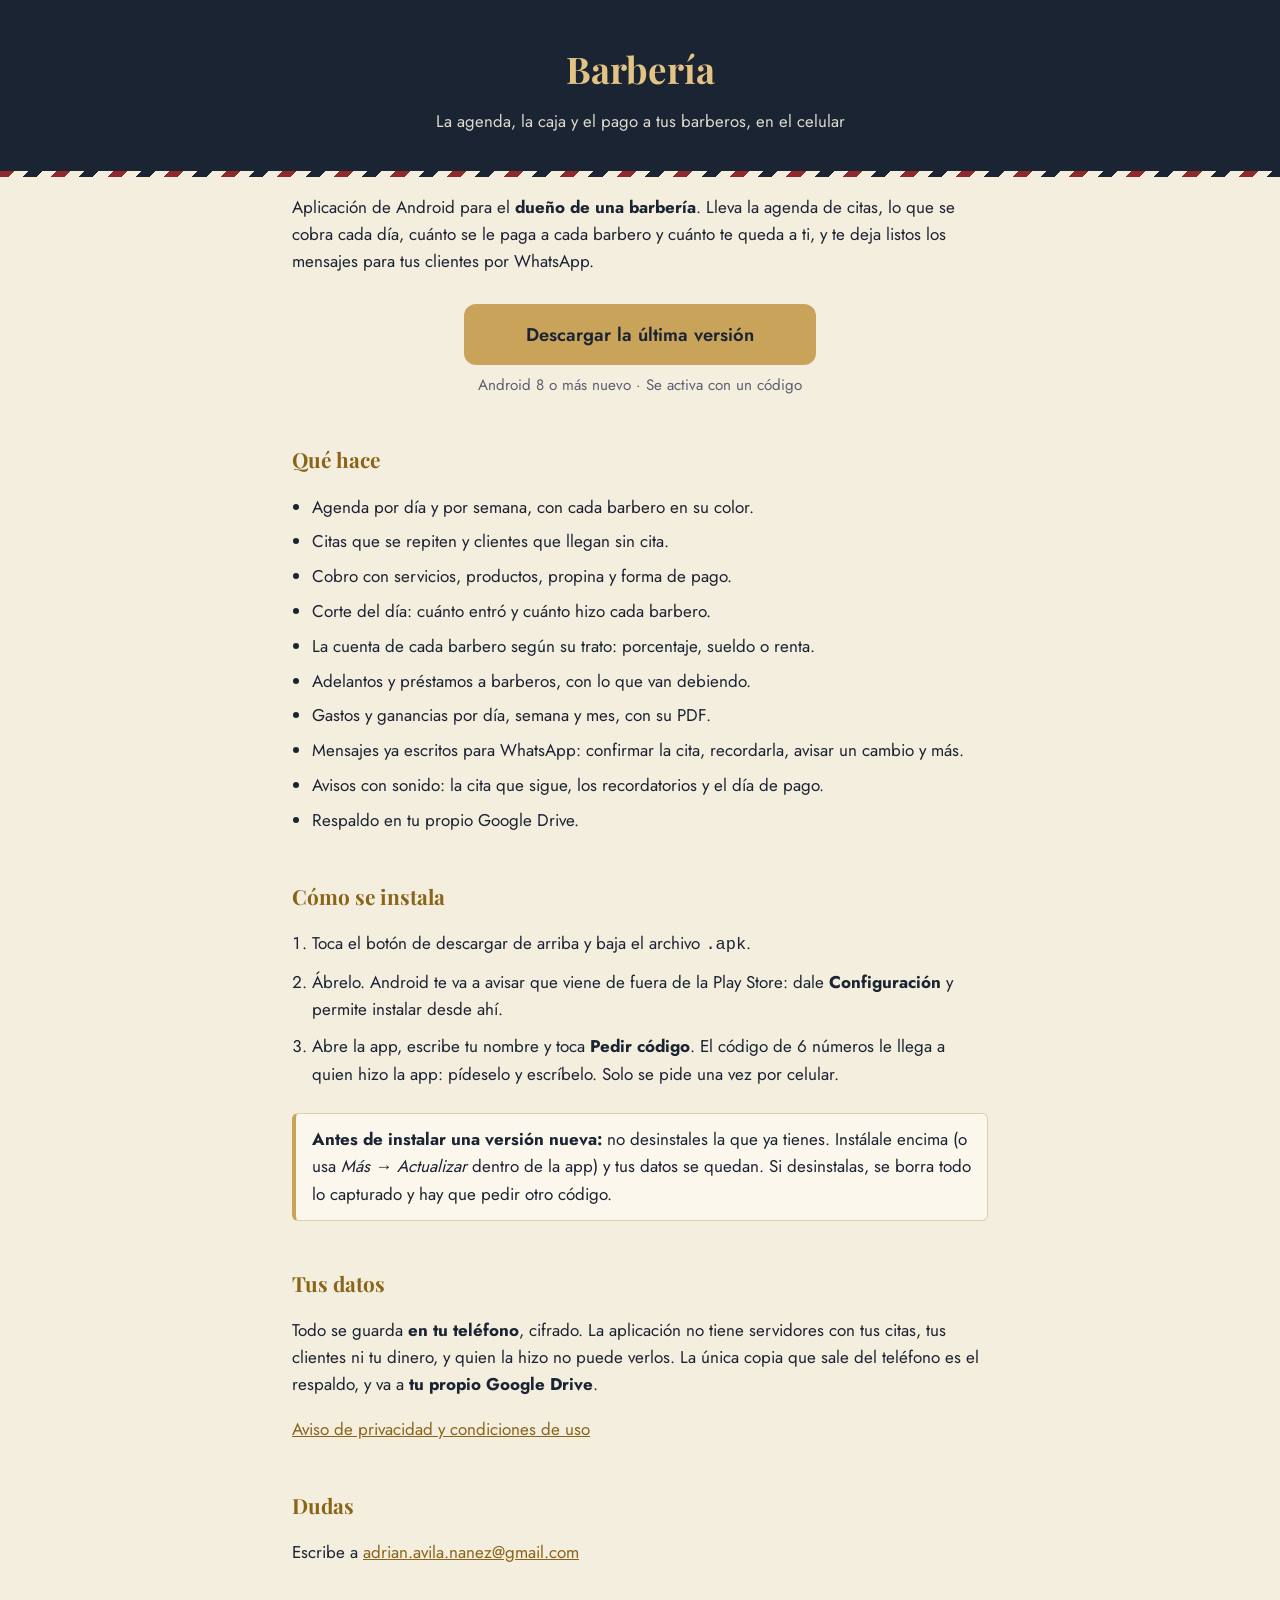
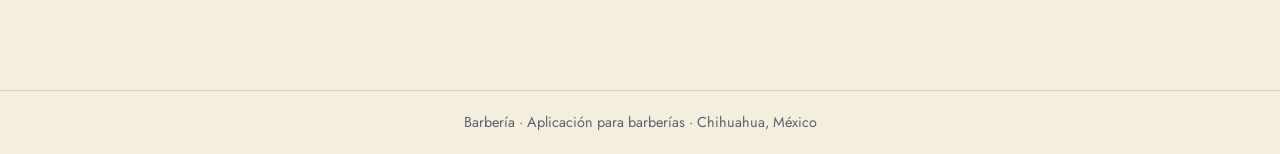
<file: index.html>
<!DOCTYPE html>
<html lang="es-MX">
<head>
<meta charset="utf-8">
<meta name="viewport" content="width=device-width, initial-scale=1">
<title>Barbería — App para el dueño de una barbería</title>
<meta name="description" content="Aplicación de Android para el dueño de una barbería: agenda de citas, barberos, cobros, pago a cada barbero y mensajes a los clientes por WhatsApp.">
<link rel="stylesheet" href="estilos.css">
</head>
<body>

<header>
  <h1>Barbería</h1>
  <p>La agenda, la caja y el pago a tus barberos, en el celular</p>
</header>
<div class="franja"></div>

<div class="envoltura">

  <p>
    Aplicación de Android para el <strong>dueño de una barbería</strong>. Lleva
    la agenda de citas, lo que se cobra cada día, cuánto se le paga a cada
    barbero y cuánto te queda a ti, y te deja listos los mensajes para tus
    clientes por WhatsApp.
  </p>

  <a class="descarga" href="https://github.com/adrianavilananez-code/barberia/releases/latest">
    Descargar la última versión
  </a>
  <p class="bajo-boton">Android 8 o más nuevo · Se activa con un código</p>

  <h2>Qué hace</h2>
  <ul>
    <li>Agenda por día y por semana, con cada barbero en su color.</li>
    <li>Citas que se repiten y clientes que llegan sin cita.</li>
    <li>Cobro con servicios, productos, propina y forma de pago.</li>
    <li>Corte del día: cuánto entró y cuánto hizo cada barbero.</li>
    <li>La cuenta de cada barbero según su trato: porcentaje, sueldo o renta.</li>
    <li>Adelantos y préstamos a barberos, con lo que van debiendo.</li>
    <li>Gastos y ganancias por día, semana y mes, con su PDF.</li>
    <li>Mensajes ya escritos para WhatsApp: confirmar la cita, recordarla, avisar un cambio y más.</li>
    <li>Avisos con sonido: la cita que sigue, los recordatorios y el día de pago.</li>
    <li>Respaldo en tu propio Google Drive.</li>
  </ul>

  <h2>Cómo se instala</h2>
  <ol>
    <li>Toca el botón de descargar de arriba y baja el archivo <code>.apk</code>.</li>
    <li>
      Ábrelo. Android te va a avisar que viene de fuera de la Play Store: dale
      <strong>Configuración</strong> y permite instalar desde ahí.
    </li>
    <li>
      Abre la app, escribe tu nombre y toca <strong>Pedir código</strong>. El
      código de 6 números le llega a quien hizo la app: pídeselo y escríbelo.
      Solo se pide una vez por celular.
    </li>
  </ol>

  <div class="aviso">
    <strong>Antes de instalar una versión nueva:</strong> no desinstales la que
    ya tienes. Instálale encima (o usa <em>Más → Actualizar</em> dentro de la
    app) y tus datos se quedan. Si desinstalas, se borra todo lo capturado y
    hay que pedir otro código.
  </div>

  <h2>Tus datos</h2>
  <p>
    Todo se guarda <strong>en tu teléfono</strong>, cifrado. La aplicación no
    tiene servidores con tus citas, tus clientes ni tu dinero, y quien la hizo
    no puede verlos. La única copia que sale del teléfono es el respaldo, y va
    a <strong>tu propio Google Drive</strong>.
  </p>
  <p>
    <a href="privacidad.html">Aviso de privacidad y condiciones de uso</a>
  </p>

  <h2>Dudas</h2>
  <p>
    Escribe a
    <a href="mailto:adrian.avila.nanez@gmail.com">adrian.avila.nanez@gmail.com</a>
  </p>

</div>

<footer>
  Barbería · Aplicación para barberías · Chihuahua, México
</footer>

</body>
</html>
</file>
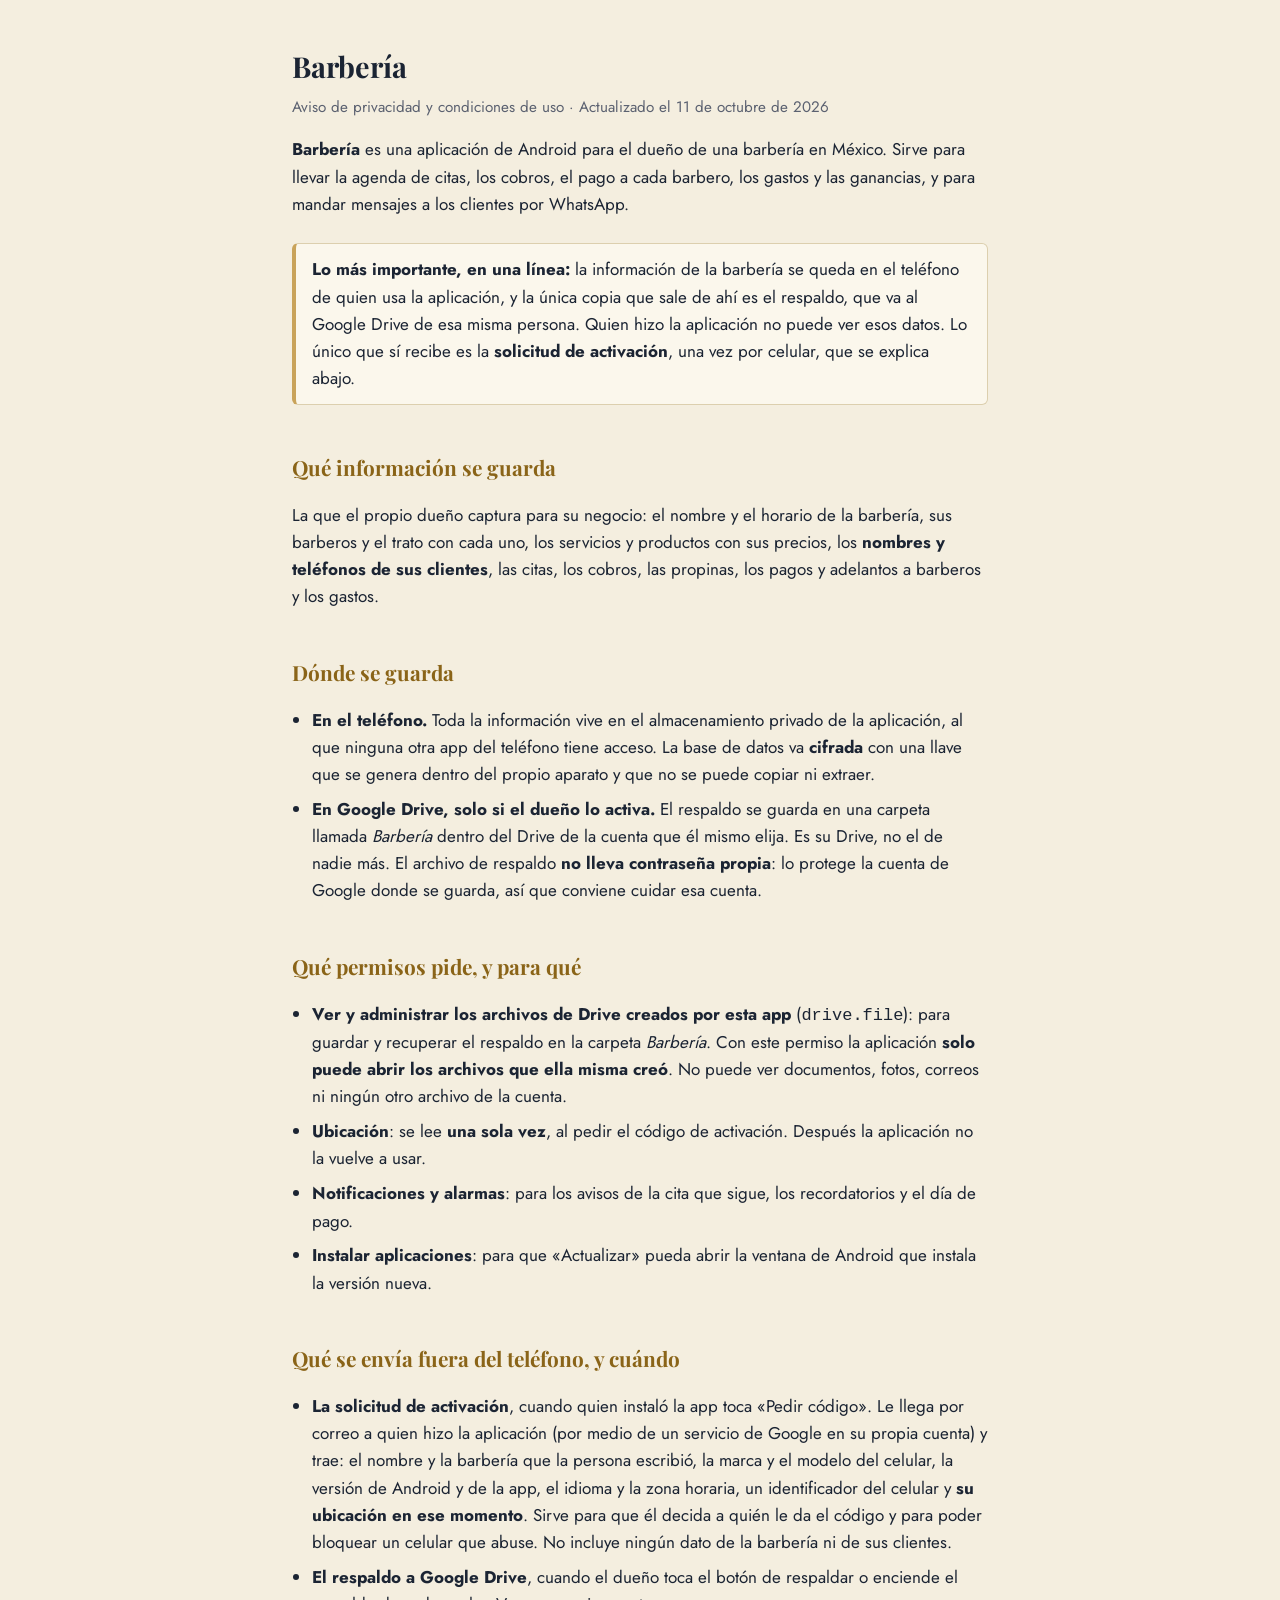
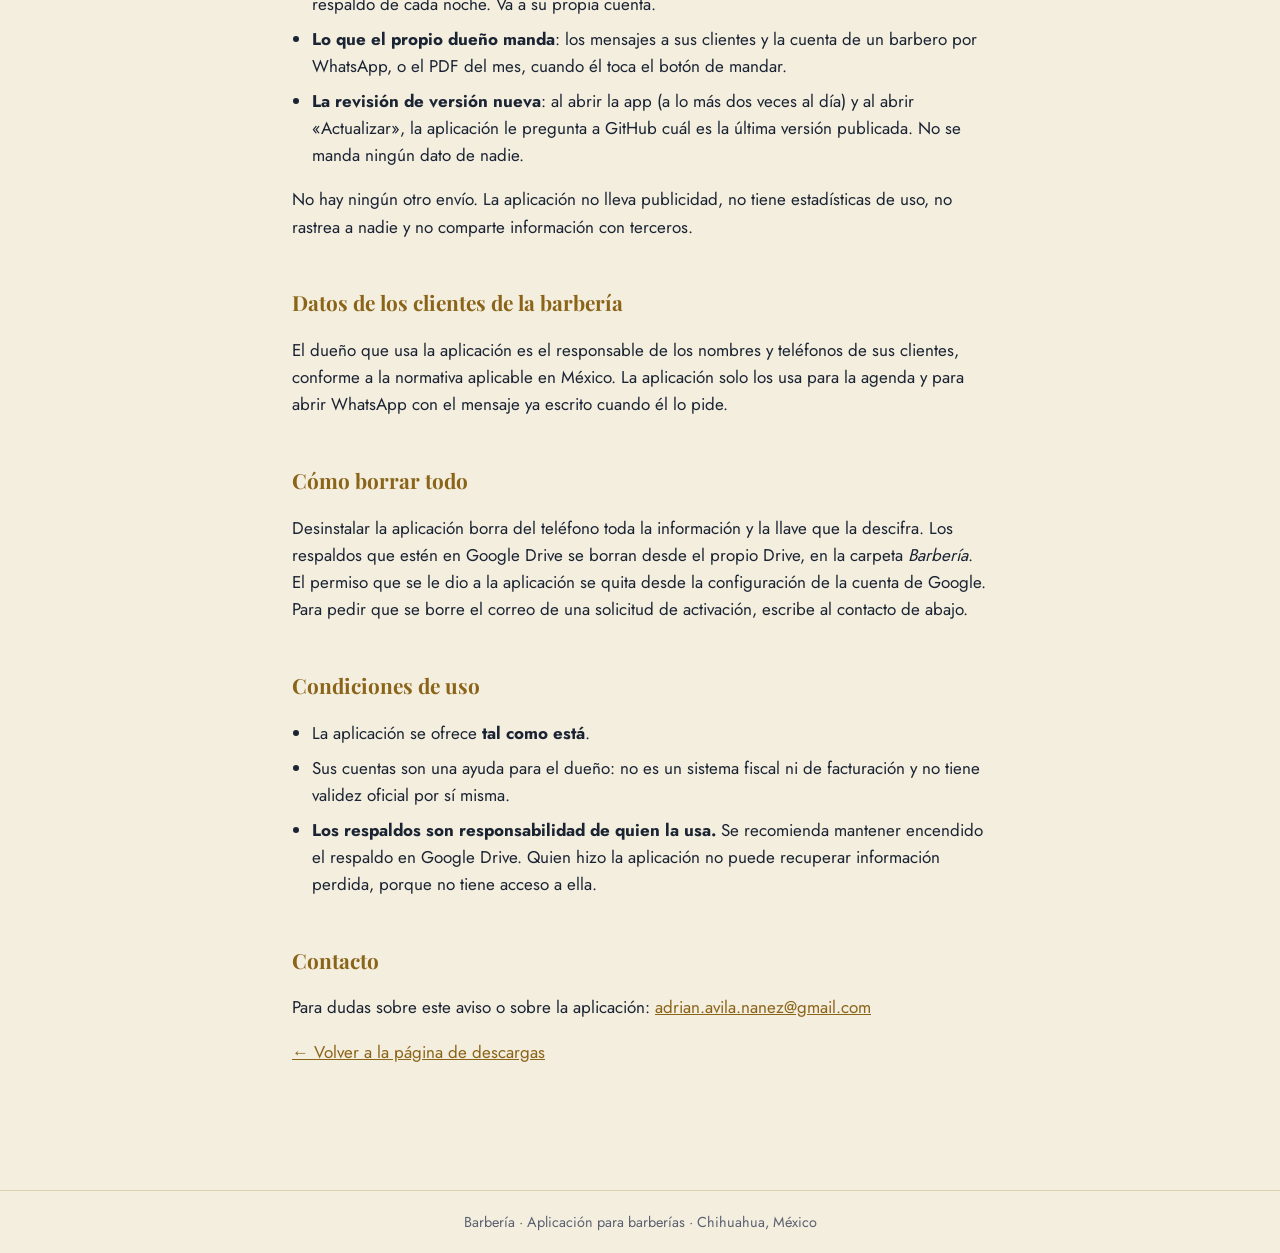
<file: privacidad.html>
<!DOCTYPE html>
<html lang="es-MX">
<head>
<meta charset="utf-8">
<meta name="viewport" content="width=device-width, initial-scale=1">
<title>Barbería — Aviso de privacidad y condiciones de uso</title>
<link rel="stylesheet" href="estilos.css">
</head>
<body>
<div class="envoltura pagina">

<h1>Barbería</h1>
<p class="fecha">Aviso de privacidad y condiciones de uso · Actualizado el 11 de octubre de 2026</p>

<p>
  <strong>Barbería</strong> es una aplicación de Android para el dueño de una
  barbería en México. Sirve para llevar la agenda de citas, los cobros, el pago
  a cada barbero, los gastos y las ganancias, y para mandar mensajes a los
  clientes por WhatsApp.
</p>

<div class="destacado">
  <strong>Lo más importante, en una línea:</strong> la información de la
  barbería se queda en el teléfono de quien usa la aplicación, y la única copia
  que sale de ahí es el respaldo, que va al Google Drive de esa misma persona.
  Quien hizo la aplicación no puede ver esos datos. Lo único que sí recibe es
  la <strong>solicitud de activación</strong>, una vez por celular, que se
  explica abajo.
</div>

<h2>Qué información se guarda</h2>
<p>
  La que el propio dueño captura para su negocio: el nombre y el horario de la
  barbería, sus barberos y el trato con cada uno, los servicios y productos con
  sus precios, los <strong>nombres y teléfonos de sus clientes</strong>, las
  citas, los cobros, las propinas, los pagos y adelantos a barberos y los
  gastos.
</p>

<h2>Dónde se guarda</h2>
<ul>
  <li>
    <strong>En el teléfono.</strong> Toda la información vive en el
    almacenamiento privado de la aplicación, al que ninguna otra app del
    teléfono tiene acceso. La base de datos va <strong>cifrada</strong> con una
    llave que se genera dentro del propio aparato y que no se puede copiar ni
    extraer.
  </li>
  <li>
    <strong>En Google Drive, solo si el dueño lo activa.</strong> El respaldo
    se guarda en una carpeta llamada <em>Barbería</em> dentro del Drive de la
    cuenta que él mismo elija. Es su Drive, no el de nadie más. El archivo de
    respaldo <strong>no lleva contraseña propia</strong>: lo protege la cuenta
    de Google donde se guarda, así que conviene cuidar esa cuenta.
  </li>
</ul>

<h2>Qué permisos pide, y para qué</h2>
<ul>
  <li>
    <strong>Ver y administrar los archivos de Drive creados por esta app</strong>
    (<code>drive.file</code>): para guardar y recuperar el respaldo en la
    carpeta <em>Barbería</em>. Con este permiso la aplicación
    <strong>solo puede abrir los archivos que ella misma creó</strong>. No
    puede ver documentos, fotos, correos ni ningún otro archivo de la cuenta.
  </li>
  <li>
    <strong>Ubicación</strong>: se lee <strong>una sola vez</strong>, al pedir
    el código de activación. Después la aplicación no la vuelve a usar.
  </li>
  <li>
    <strong>Notificaciones y alarmas</strong>: para los avisos de la cita que
    sigue, los recordatorios y el día de pago.
  </li>
  <li>
    <strong>Instalar aplicaciones</strong>: para que «Actualizar» pueda abrir
    la ventana de Android que instala la versión nueva.
  </li>
</ul>

<h2>Qué se envía fuera del teléfono, y cuándo</h2>
<ul>
  <li>
    <strong>La solicitud de activación</strong>, cuando quien instaló la app
    toca «Pedir código». Le llega por correo a quien hizo la aplicación (por
    medio de un servicio de Google en su propia cuenta) y trae: el nombre y la
    barbería que la persona escribió, la marca y el modelo del celular, la
    versión de Android y de la app, el idioma y la zona horaria, un
    identificador del celular y <strong>su ubicación en ese momento</strong>.
    Sirve para que él decida a quién le da el código y para poder bloquear un
    celular que abuse. No incluye ningún dato de la barbería ni de sus
    clientes.
  </li>
  <li>
    <strong>El respaldo a Google Drive</strong>, cuando el dueño toca el botón
    de respaldar o enciende el respaldo de cada noche. Va a su propia cuenta.
  </li>
  <li>
    <strong>Lo que el propio dueño manda</strong>: los mensajes a sus clientes
    y la cuenta de un barbero por WhatsApp, o el PDF del mes, cuando él toca el
    botón de mandar.
  </li>
  <li>
    <strong>La revisión de versión nueva</strong>: al abrir la app (a lo más
    dos veces al día) y al abrir «Actualizar», la aplicación le pregunta a
    GitHub cuál es la última versión publicada. No se manda ningún dato de
    nadie.
  </li>
</ul>
<p>
  No hay ningún otro envío. La aplicación no lleva publicidad, no tiene
  estadísticas de uso, no rastrea a nadie y no comparte información con
  terceros.
</p>

<h2>Datos de los clientes de la barbería</h2>
<p>
  El dueño que usa la aplicación es el responsable de los nombres y teléfonos
  de sus clientes, conforme a la normativa aplicable en México. La aplicación
  solo los usa para la agenda y para abrir WhatsApp con el mensaje ya escrito
  cuando él lo pide.
</p>

<h2>Cómo borrar todo</h2>
<p>
  Desinstalar la aplicación borra del teléfono toda la información y la llave
  que la descifra. Los respaldos que estén en Google Drive se borran desde el
  propio Drive, en la carpeta <em>Barbería</em>. El permiso que se le dio a la
  aplicación se quita desde la configuración de la cuenta de Google. Para
  pedir que se borre el correo de una solicitud de activación, escribe al
  contacto de abajo.
</p>

<h2>Condiciones de uso</h2>
<ul>
  <li>La aplicación se ofrece <strong>tal como está</strong>.</li>
  <li>
    Sus cuentas son una ayuda para el dueño: no es un sistema fiscal ni de
    facturación y no tiene validez oficial por sí misma.
  </li>
  <li>
    <strong>Los respaldos son responsabilidad de quien la usa.</strong> Se
    recomienda mantener encendido el respaldo en Google Drive. Quien hizo la
    aplicación no puede recuperar información perdida, porque no tiene acceso a
    ella.
  </li>
</ul>

<h2>Contacto</h2>
<p>
  Para dudas sobre este aviso o sobre la aplicación:
  <a href="mailto:adrian.avila.nanez@gmail.com">adrian.avila.nanez@gmail.com</a>
</p>

<p><a href="index.html">← Volver a la página de descargas</a></p>

</div>
<footer>
  Barbería · Aplicación para barberías · Chihuahua, México
</footer>

</body>
</html>
</file>
<file: estilos.css>
@font-face { font-family: "Playfair Display"; src: url("playfair_display.ttf"); font-weight: 400 900; font-display: swap; }
@font-face { font-family: "Jost"; src: url("jost.ttf"); font-weight: 100 900; font-display: swap; }
:root {
  color-scheme: light;
  --tinta: #1b2433; --marfil: #f4eedf; --laton: #c9a35a;
  --laton-oscuro: #8a6418; --laton-claro: #e3c383; --vino: #8e2a2e;
}
* { box-sizing: border-box; }
body {
  margin: 0; padding: 0;
  font: 17px/1.6 "Jost", -apple-system, "Segoe UI", Roboto, Arial, sans-serif;
  color: var(--tinta); background: var(--marfil);
}
h1, h2 { font-family: "Playfair Display", Georgia, serif; }
.envoltura { max-width: 46rem; margin: 0 auto; padding: 0 20px 64px; }
header { background: var(--tinta); color: var(--laton-claro); padding: 40px 20px 36px; text-align: center; }
header h1 { margin: 0 0 .25em; font-size: 2.3rem; }
header p { margin: 0; color: var(--marfil); opacity: .9; font-size: 1.05rem; }
/* La franja del poste de barbería, como en la app. */
.franja {
  height: 6px;
  background: repeating-linear-gradient(135deg,
    var(--vino) 0 10px, var(--marfil) 10px 20px, var(--tinta) 20px 30px, var(--marfil) 30px 40px);
}
h2 { color: var(--laton-oscuro); font-size: 1.3rem; margin-top: 2.2em; }
.descarga {
  display: block; max-width: 22rem; margin: 28px auto 8px;
  background: var(--laton); color: var(--tinta); text-decoration: none;
  text-align: center; padding: 16px 20px; border-radius: 12px;
  font-size: 1.15rem; font-weight: 600;
}
.descarga:hover { background: var(--laton-claro); }
.bajo-boton { text-align: center; color: #5b6170; font-size: .95rem; margin: 0 0 8px; }
ul, ol { padding-left: 1.2em; }
li { margin: .45em 0; }
ol li { margin: .6em 0; }
.aviso, .destacado {
  background: #fbf7ec; border: 1px solid #dccfae; border-left: 4px solid var(--laton);
  padding: 12px 16px; border-radius: 6px; margin: 1.5em 0;
}
.fecha { color: #5b6170; font-size: .95rem; margin-top: 0; }
.pagina { padding-top: 24px; }
.pagina h1 { font-size: 1.8rem; margin-bottom: .2em; }
footer {
  margin-top: 3em; padding: 20px; border-top: 1px solid #dccfae;
  color: #5b6170; font-size: .9rem; text-align: center;
}
a { color: var(--laton-oscuro); }
</file>
